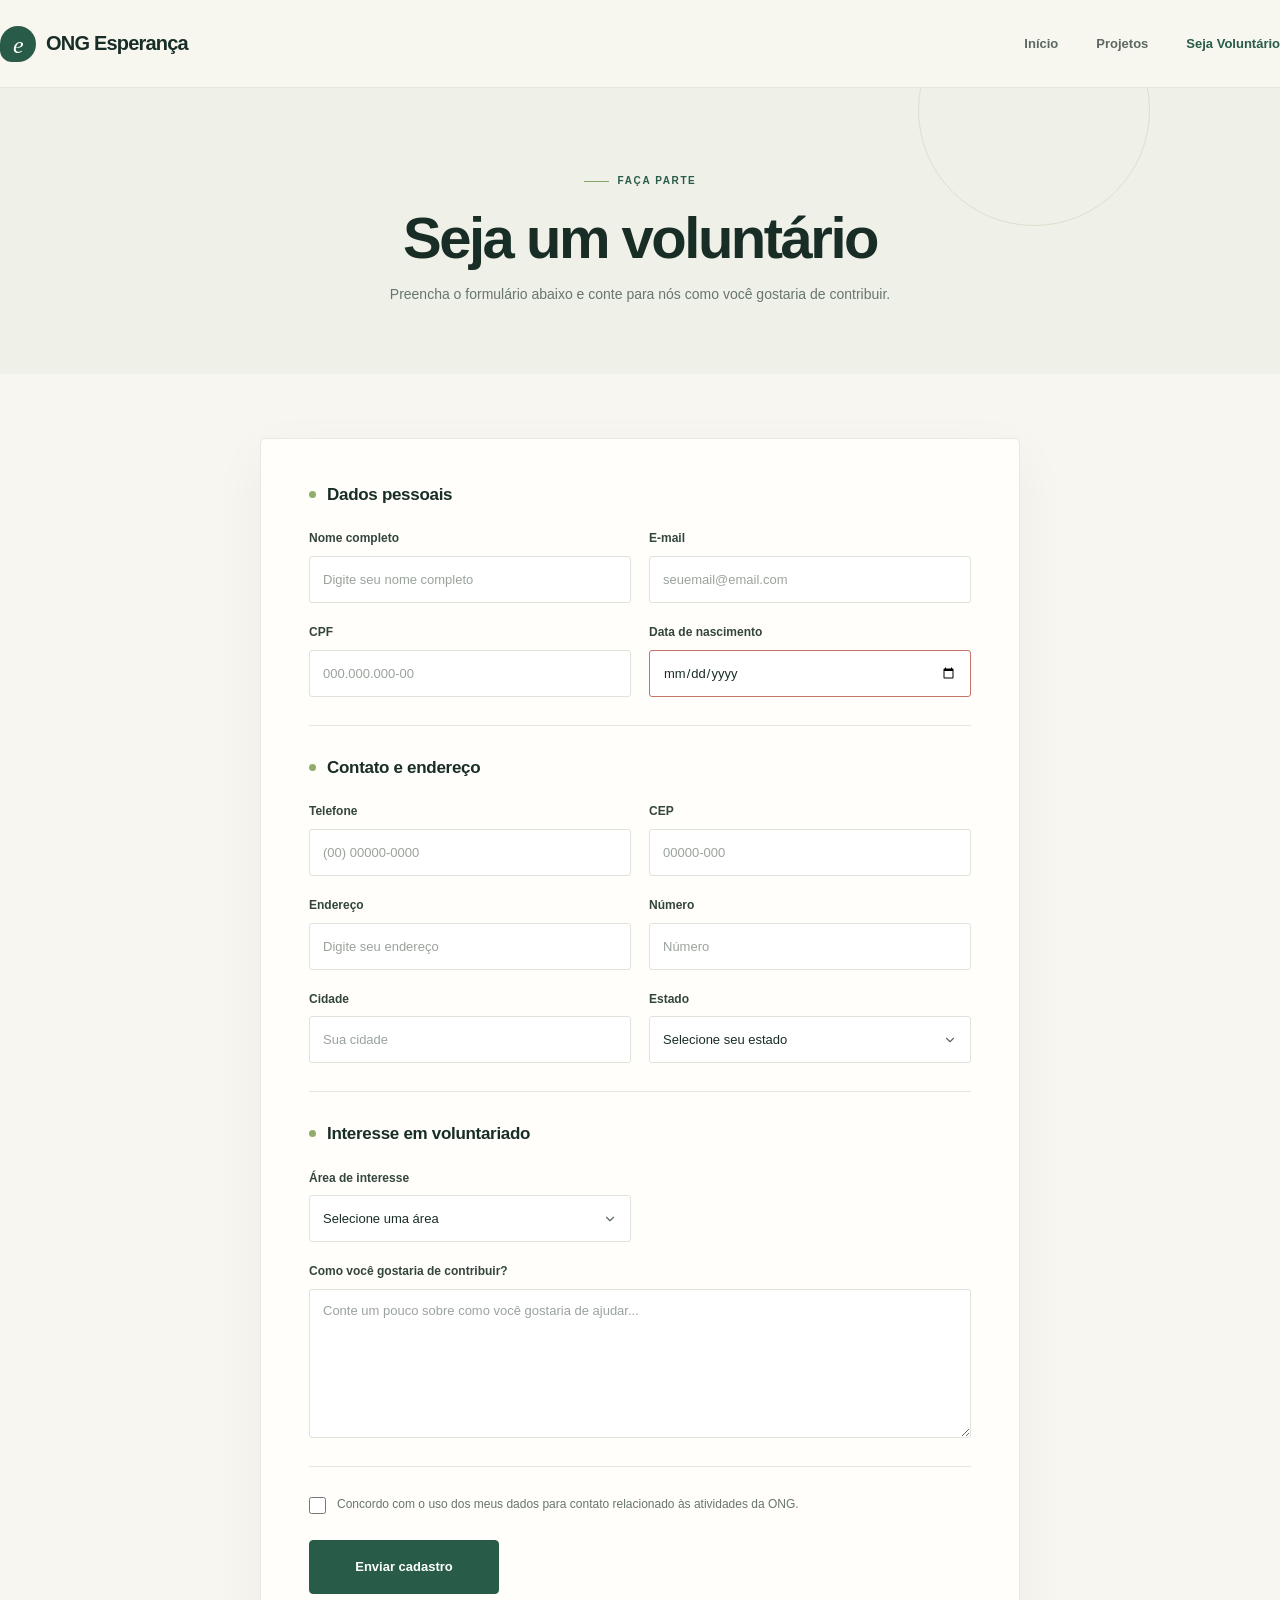
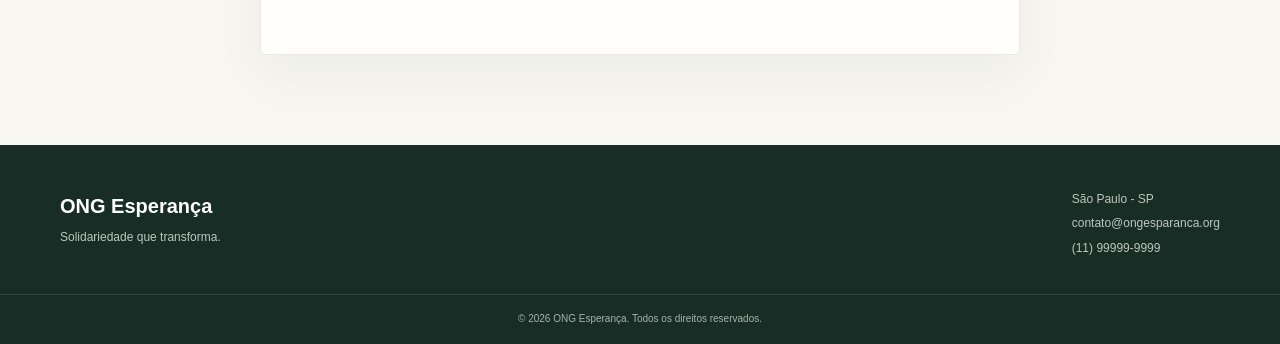
<file: cadastro.html>
<!DOCTYPE html>
<html lang="pt-BR">

<head>

    <meta charset="UTF-8">
    <meta name="viewport" content="width=device-width, initial-scale=1.0">

    <meta
        name="description"
        content="Cadastre-se para ser voluntário da ONG Esperança."
    >

    <title>ONG Esperança | Seja Voluntário</title>

    <link rel="stylesheet" href="css/style.css">
    <link rel="stylesheet" href="css/cadastro.css">

</head>

<body>

    <header class="site-header">

        <nav class="navbar">

            <div class="logo">
                <a href="index.html">ONG Esperança</a>
            </div>

            <ul class="nav-links">

                <li>
                    <a href="index.html">Início</a>
                </li>

                <li>
                    <a href="projetos.html">Projetos</a>
                </li>

                <li>
                    <a href="cadastro.html">Seja Voluntário</a>
                </li>

            </ul>

        </nav>

    </header>

    <main>

        <section class="page-header">

            <span class="section-label">
                Faça parte
            </span>

            <h1>
                Seja um voluntário
            </h1>

            <p>
                Preencha o formulário abaixo e conte para nós
                como você gostaria de contribuir.
            </p>

        </section>

        <section class="form-section">

            <form id="volunteer-form">

                <fieldset>

                    <legend>Dados pessoais</legend>

                    <div class="form-group">

                        <label for="name">
                            Nome completo
                        </label>

                        <input
                            type="text"
                            id="name"
                            name="name"
                            placeholder="Digite seu nome completo"
                            minlength="3"
                            maxlength="100"
                            required
                        >

                    </div>

                    <div class="form-group">

                        <label for="email">
                            E-mail
                        </label>

                        <input
                            type="email"
                            id="email"
                            name="email"
                            placeholder="seuemail@email.com"
                            required
                        >

                    </div>

                    <div class="form-group">

                        <label for="cpf">
                            CPF
                        </label>

                        <input
                            type="text"
                            id="cpf"
                            name="cpf"
                            placeholder="000.000.000-00"
                            maxlength="14"
                            inputmode="numeric"
                            pattern="[0-9]{3}\.[0-9]{3}\.[0-9]{3}-[0-9]{2}"
                            title="Digite o CPF no formato 000.000.000-00"
                            required
                        >

                    </div>

                    <div class="form-group">

                        <label for="birth-date">
                            Data de nascimento
                        </label>

                        <input
                            type="date"
                            id="birth-date"
                            name="birth-date"
                            required
                        >

                    </div>

                </fieldset>

                <fieldset>

                    <legend>Contato e endereço</legend>

                    <div class="form-group">

                        <label for="phone">
                            Telefone
                        </label>

                        <input
                            type="tel"
                            id="phone"
                            name="phone"
                            placeholder="(00) 00000-0000"
                            maxlength="15"
                            inputmode="numeric"
                            pattern="\([0-9]{2}\) [0-9]{5}-[0-9]{4}"
                            title="Digite o telefone no formato (00) 00000-0000"
                            required
                        >

                    </div>

                    <div class="form-group">

                        <label for="cep">
                            CEP
                        </label>

                        <input
                            type="text"
                            id="cep"
                            name="cep"
                            placeholder="00000-000"
                            maxlength="9"
                            inputmode="numeric"
                            pattern="[0-9]{5}-[0-9]{3}"
                            title="Digite o CEP no formato 00000-000"
                            required
                        >

                    </div>

                    <div class="form-group">

                        <label for="address">
                            Endereço
                        </label>

                        <input
                            type="text"
                            id="address"
                            name="address"
                            placeholder="Digite seu endereço"
                            required
                        >

                    </div>

                    <div class="form-group">

                        <label for="number">
                            Número
                        </label>

                        <input
                            type="text"
                            id="number"
                            name="number"
                            placeholder="Número"
                            required
                        >

                    </div>

                    <div class="form-group">

                        <label for="city">
                            Cidade
                        </label>

                        <input
                            type="text"
                            id="city"
                            name="city"
                            placeholder="Sua cidade"
                            required
                        >

                    </div>

                    <div class="form-group">

                        <label for="state">
                            Estado
                        </label>

                        <select id="state" name="state" required>

                            <option value="">
                                Selecione seu estado
                            </option>

                            <option value="SP">
                                São Paulo
                            </option>

                            <option value="RJ">
                                Rio de Janeiro
                            </option>

                            <option value="MG">
                                Minas Gerais
                            </option>

                            <option value="PR">
                                Paraná
                            </option>

                            <option value="SC">
                                Santa Catarina
                            </option>

                            <option value="RS">
                                Rio Grande do Sul
                            </option>

                        </select>

                    </div>

                </fieldset>

                <fieldset>

                    <legend>Interesse em voluntariado</legend>

                    <div class="form-group">

                        <label for="interest">
                            Área de interesse
                        </label>

                        <select id="interest" name="interest" required>

                            <option value="">
                                Selecione uma área
                            </option>

                            <option value="education">
                                Educação
                            </option>

                            <option value="food">
                                Distribuição de alimentos
                            </option>

                            <option value="families">
                                Apoio às famílias
                            </option>

                            <option value="environment">
                                Meio ambiente
                            </option>

                            <option value="other">
                                Outra área
                            </option>

                        </select>

                    </div>

                    <div class="form-group">

                        <label for="message">
                            Como você gostaria de contribuir?
                        </label>

                        <textarea
                            id="message"
                            name="message"
                            rows="6"
                            minlength="10"
                            maxlength="500"
                            placeholder="Conte um pouco sobre como você gostaria de ajudar..."
                            required
                        ></textarea>

                    </div>

                </fieldset>

                <div class="form-checkbox">

                    <input
                        type="checkbox"
                        id="terms"
                        name="terms"
                        required
                    >

                    <label for="terms">
                        Concordo com o uso dos meus dados para contato
                        relacionado às atividades da ONG.
                    </label>

                </div>

                <button type="submit" class="button">
                    Enviar cadastro
                </button>

                <p id="form-message"></p>

            </form>

        </section>

    </main>

    <footer class="site-footer">

        <div class="footer-content">

            <div>
                <h2>ONG Esperança</h2>

                <p>
                    Solidariedade que transforma.
                </p>
            </div>

            <address>
                <p>São Paulo - SP</p>
                <p>contato@ongesparanca.org</p>
                <p>(11) 99999-9999</p>
            </address>

        </div>

        <p class="copyright">
            &copy; 2026 ONG Esperança. Todos os direitos reservados.
        </p>

    </footer>

    <script src="js/script.js"></script>

</body>

</html>
</file>
<file: css/style.css>
/* =========================================================
   VARIÁVEIS
   ========================================================= */

:root {
    --ink: #192d27;
    --green: #285b48;
    --green-dark: #1e4939;
    --lime: #d8ed9b;
    --cream: #f7f6f0;
    --paper: #fffefa;
    --muted: #68766e;
    --line: #e6e8df;

    --serif: Georgia, "Times New Roman", serif;
    --sans: "DM Sans", Arial, sans-serif;
    --display: "Manrope", "DM Sans", sans-serif;
}


/* =========================================================
   RESET E CONFIGURAÇÕES GERAIS
   ========================================================= */

* {
    box-sizing: border-box;
}

html {
    scroll-behavior: smooth;
}

body {
    margin: 0;
    background: var(--cream);
    color: var(--ink);
    font-family: var(--sans);
    font-size: 16px;
    line-height: 1.65;
    -webkit-font-smoothing: antialiased;
}

img {
    display: block;
    width: 100%;
    height: 100%;
    object-fit: cover;
}

a {
    color: inherit;
    text-decoration: none;
}


/* =========================================================
   CONTAINER
   ========================================================= */

.container {
    width: min(1160px, calc(100% - 64px));
    margin-inline: auto;
}


/* =========================================================
   ACESSIBILIDADE
   ========================================================= */

.skip-link {
    position: absolute;
    top: 8px;
    left: -9999px;
    z-index: 20;

    padding: 10px 16px;

    background: #fff;
}

.skip-link:focus {
    left: 8px;
}


/* =========================================================
   HEADER
   ========================================================= */

.site-header {
    height: 88px;

    border-bottom: 1px solid rgba(25, 45, 39, 0.08);

    background: rgba(247, 246, 240, 0.96);
}

.navbar {
    height: 100%;

    display: flex;
    align-items: center;
    justify-content: space-between;
}


/* =========================================================
   MARCA / LOGO
   ========================================================= */

.brand {
    display: flex;
    align-items: center;
    gap: 10px;

    font-family: var(--display);
    font-size: 21px;
    font-weight: 800;
    letter-spacing: -1px;
    line-height: 1;
}

.brand-mark {
    width: 38px;
    height: 38px;

    display: grid;
    place-items: center;

    border-radius: 50% 50% 50% 12px;

    background: var(--green);
    color: #fff;

    font-family: var(--serif);
    font-size: 26px;
    font-style: italic;
    font-weight: 400;
}

.brand small {
    display: block;

    margin-top: 5px;

    color: var(--muted);

    font-family: var(--sans);
    font-size: 9px;
    font-weight: 600;
    letter-spacing: 1.2px;
    text-transform: uppercase;
}

.brand-dot {
    color: #8bb757;
}


/* =========================================================
   NAVEGAÇÃO
   ========================================================= */

.nav-links {
    display: flex;
    align-items: center;
    gap: 38px;

    margin: 0;
    padding: 0;

    list-style: none;
}

.nav-links a {
    color: #5c6962;

    font-size: 13px;
    font-weight: 600;

    transition: color 0.2s;
}

.nav-links a:hover,
.nav-links a.active {
    color: var(--green);
}


/* =========================================================
   BOTÕES
   ========================================================= */

.button {
    display: inline-flex;
    align-items: center;
    justify-content: center;
    gap: 20px;

    min-height: 54px;
    padding: 0 23px;

    border: 1px solid var(--green);
    border-radius: 4px;

    background: var(--green);
    color: #fff;

    font-size: 13px;
    font-weight: 700;

    transition:
        background 0.2s,
        transform 0.2s;
}

.button:hover {
    background: var(--green-dark);
    transform: translateY(-2px);
}

.button span {
    font-size: 18px;
    line-height: 1;
}

.button-small {
    min-height: 43px;
    padding-inline: 17px;

    gap: 13px;

    font-size: 12px;
}


/* =========================================================
   HERO
   ========================================================= */

.hero {
    display: grid;
    grid-template-columns: 0.94fr 1.06fr;
    gap: 72px;
    align-items: center;

    padding-top: 66px;
    padding-bottom: 82px;
}

.hero-copy {
    padding: 20px 0 0 25px;
}


/* =========================================================
   EYEBROW
   ========================================================= */

.eyebrow {
    display: flex;
    align-items: center;
    gap: 10px;

    color: var(--green);

    font-size: 10px;
    font-weight: 700;
    letter-spacing: 1.6px;
    text-transform: uppercase;
}

.eyebrow-line {
    display: inline-block;

    width: 27px;
    height: 1px;

    background: #87a568;
}


/* =========================================================
   TÍTULOS
   ========================================================= */

.hero h1,
.about h2,
.mission h2,
.join h2 {
    margin: 24px 0 18px;

    font-family: var(--display);
    font-weight: 500;
    letter-spacing: -2.8px;
    line-height: 1.08;
}

.hero h1 {
    max-width: 510px;

    font-size: clamp(48px, 5.1vw, 70px);
}

h1 em,
h2 em {
    color: var(--green);

    font-family: var(--serif);
    font-weight: 400;
    letter-spacing: -2px;
}


/* =========================================================
   TEXTOS DO HERO
   ========================================================= */

.hero-copy > p,
.about-copy > p,
.join-copy > p {
    max-width: 470px;

    color: #68756e;

    font-size: 15px;
    line-height: 1.8;
}


/* =========================================================
   AÇÕES DO HERO
   ========================================================= */

.hero-actions {
    display: flex;
    align-items: center;
    gap: 27px;

    margin-top: 31px;
}

.text-link {
    display: inline-flex;
    align-items: center;
    gap: 10px;

    color: var(--green);

    font-size: 12px;
    font-weight: 700;
}

.text-link span {
    font-size: 18px;
}


/* =========================================================
   AVISO / DESTAQUE DO HERO
   ========================================================= */

.hero-note {
    display: flex;
    align-items: center;
    gap: 12px;

    margin-top: 43px;

    color: #778078;

    font-size: 11px;
    line-height: 1.5;
}

.hero-note strong {
    color: var(--ink);
    font-weight: 700;
}

.note-icon {
    width: 33px;
    height: 33px;

    display: grid;
    place-items: center;

    border-radius: 50%;

    background: #e8eddb;
    color: var(--green);

    font-size: 14px;
}


/* =========================================================
   IMAGEM DO HERO
   ========================================================= */

.hero-visual {
    position: relative;

    height: 500px;

    padding: 0 0 24px 24px;
}

.hero-visual::before {
    position: absolute;
    left: 0;
    bottom: 0;

    width: 68%;
    height: 63%;

    background: #dfe8cf;

    content: "";
}

.hero-visual img {
    position: relative;
    z-index: 1;

    border-radius: 2px 2px 2px 75px;
}


/* =========================================================
   LEGENDA DA IMAGEM
   ========================================================= */

.image-caption {
    position: absolute;
    right: 0;
    bottom: 0;
    z-index: 2;

    display: flex;
    align-items: center;
    gap: 9px;

    padding: 14px 18px;

    background: var(--paper);

    font-size: 10px;
    font-weight: 600;

    box-shadow: 0 6px 24px #14261a12;
}

.caption-dot {
    width: 7px;
    height: 7px;

    border-radius: 50%;

    background: #8db45c;
}

.hero-deco {
    position: absolute;
    top: -25px;
    right: -14px;
    z-index: 2;

    color: #8ba86c;

    font-size: 54px;
    font-weight: 200;
}


/* =========================================================
   ÁREAS DE ATUAÇÃO
   ========================================================= */

.impact-strip {
    background: #eff0e8;

    border-block: 1px solid #e7e8df;
}

.impact-inner {
    display: grid;
    grid-template-columns: 1.7fr repeat(3, 1fr);
    align-items: center;

    min-height: 119px;
}

.impact-inner > p {
    margin: 0;

    color: #738077;

    font-size: 12px;
    line-height: 1.55;
}

.impact-inner > p strong {
    color: var(--ink);

    font-size: 14px;
}

.impact-item {
    display: flex;
    align-items: center;
    gap: 16px;

    padding-left: 26px;

    border-left: 1px solid #d9ddd2;
}

.impact-item span {
    color: #89a36b;

    font-family: var(--serif);
    font-size: 15px;
    font-style: italic;
}

.impact-item strong {
    font-family: var(--display);
    font-size: 14px;
    font-weight: 600;
}


/* =========================================================
   SEÇÕES
   ========================================================= */

.section {
    padding-top: 110px;
    padding-bottom: 110px;
}


/* =========================================================
   SOBRE NÓS
   ========================================================= */

.about {
    display: grid;
    grid-template-columns: 1fr 1fr;
    gap: 100px;
    align-items: center;
}

.about-image {
    position: relative;

    height: 440px;

    padding: 0 20px 20px 0;
}

.about-image::after {
    position: absolute;
    right: 0;
    bottom: 0;
    z-index: -1;

    width: 73%;
    height: 70%;

    background: #e5eadb;

    content: "";
}

.about-image img {
    border-radius: 3px 65px 3px 3px;
}

.image-tag {
    position: absolute;
    left: -18px;
    bottom: 3px;

    padding: 14px 20px;

    background: var(--green);
    color: #fff;

    font-size: 10px;
    font-weight: 600;
    letter-spacing: 0.3px;
}

.about-copy {
    padding-right: 15px;
}

.about h2,
.join h2 {
    font-size: clamp(38px, 4vw, 52px);
}

.about-copy > p {
    font-size: 14px;
}

.dark-link {
    margin-top: 14px;
}


/* =========================================================
   MISSÃO
   ========================================================= */

.mission {
    position: relative;

    overflow: hidden;

    background: var(--green);
    color: white;
}

.mission-inner {
    position: relative;

    display: grid;
    grid-template-columns: 1.2fr 0.8fr;
    gap: 80px;
    align-items: center;

    min-height: 260px;
}

.eyebrow-light {
    color: #d4e8b2;
}

.eyebrow-light .eyebrow-line {
    background: #c7df9a;
}

.mission h2 {
    margin: 21px 0 0;

    font-size: clamp(40px, 4.5vw, 58px);
}

.mission h2 em {
    color: var(--lime);
}

.mission-inner > p {
    max-width: 410px;

    margin: 20px 0 0;

    color: #e1e9e2;

    font-size: 14px;
    line-height: 1.9;
}

.mission-spark {
    position: absolute;
    right: -10px;
    top: -53px;

    color: #ffffff0c;

    font-size: 230px;
    line-height: 1;
}


/* =========================================================
   FAÇA PARTE
   ========================================================= */

.join {
    padding-top: 96px;
    padding-bottom: 96px;
}

.join-card {
    display: grid;
    grid-template-columns: 1fr 0.92fr;

    min-height: 410px;

    overflow: hidden;

    background: #e9eddf;
}

.join-copy {
    align-self: center;

    padding: 56px 66px;
}

.join h2 {
    margin-top: 20px;

    font-size: clamp(39px, 4vw, 53px);
}

.join-copy > p {
    margin-bottom: 27px;

    font-size: 14px;
}

.join-card > img {
    min-height: 410px;

    object-position: center 43%;
}

.button-light {
    border-color: var(--green);
    background: var(--green);
}


/* =========================================================
   FOOTER
   ========================================================= */

.site-footer {
    background: #182d26;
    color: #f5f5ed;
}

.footer-main {
    display: grid;
    grid-template-columns: 1fr 1fr 1fr;
    align-items: start;

    padding-top: 54px;
    padding-bottom: 45px;
}

.brand-footer {
    color: white;
}

.brand-footer .brand-mark {
    background: #d8ed9b;
    color: var(--green);
}

.brand-footer small {
    color: #a7b3aa;
}

.footer-message {
    margin: 0;

    color: #e5eadf;

    font-family: var(--serif);
    font-size: 25px;
    line-height: 1.3;
}

.footer-main address {
    display: flex;
    flex-direction: column;
    gap: 6px;

    color: #bdc8bf;

    font-size: 12px;
    font-style: normal;
}

.footer-main address strong {
    margin-bottom: 5px;

    color: #f4f4ed;

    font-size: 13px;
}

.footer-main address a:hover {
    color: var(--lime);
}


/* =========================================================
   RODAPÉ INFERIOR
   ========================================================= */

.footer-bottom {
    display: flex;
    justify-content: space-between;
    gap: 20px;

    padding-top: 17px;
    padding-bottom: 19px;

    border-top: 1px solid #ffffff20;

    color: #a8b4aa;

    font-size: 10px;
}

.heart {
    color: #b6d77f;
}


/* =========================================================
   RESPONSIVIDADE — TABLET
   ========================================================= */

@media (max-width: 900px) {

    .container {
        width: min(100% - 42px, 700px);
    }


    /* Hero */

    .hero {
        grid-template-columns: 1fr 1fr;
        gap: 36px;

        padding-top: 55px;
    }

    .hero-copy {
        padding-left: 0;
    }

    .hero-visual {
        height: 420px;
    }

    .hero h1 {
        font-size: clamp(43px, 6vw, 59px);
    }


    /* Sobre */

    .about {
        gap: 50px;
    }

    .about-image {
        height: 380px;
    }


    /* Impacto */

    .impact-inner {
        grid-template-columns: 1.4fr repeat(3, 1fr);
    }

    .impact-item {
        gap: 9px;
        padding-left: 14px;
    }


    /* Missão */

    .mission-inner {
        gap: 35px;
    }


    /* Faça parte */

    .join-copy {
        padding: 42px;
    }
}


/* =========================================================
   RESPONSIVIDADE — CELULAR
   ========================================================= */

@media (max-width: 640px) {

    .container {
        width: calc(100% - 40px);
    }


    /* Header */

    .site-header {
        height: 72px;
    }

    .brand {
        font-size: 18px;
    }

    .brand-mark {
        width: 34px;
        height: 34px;

        font-size: 23px;
    }

    .nav-links {
        display: none;
    }

    .button-small {
        min-height: 40px;

        padding-inline: 12px;

        font-size: 10px;
    }


    /* Hero */

    .hero {
        grid-template-columns: 1fr;
        gap: 38px;

        padding-top: 44px;
        padding-bottom: 52px;
    }

    .hero-copy {
        padding-top: 0;
    }

    .hero h1 {
        max-width: 440px;

        margin-top: 19px;

        font-size: clamp(46px, 12vw, 62px);
        letter-spacing: -2.2px;
    }

    .hero-copy > p {
        font-size: 14px;
    }

    .hero-actions {
        gap: 18px;
    }

    .hero-note {
        margin-top: 29px;
    }

    .hero-visual {
        height: 360px;

        margin-right: 9px;

        padding-left: 16px;
    }

    .image-caption {
        padding: 12px;

        font-size: 9px;
    }

    .hero-deco {
        right: -18px;
    }


    /* Áreas de atuação */

    .impact-inner {
        grid-template-columns: 1fr 1fr;
        gap: 18px;

        padding-top: 23px;
        padding-bottom: 23px;
    }

    .impact-inner > p {
        grid-column: 1 / -1;

        margin-bottom: 4px;
    }

    .impact-item {
        padding-left: 0;

        border-left: 0;
    }

    .impact-item strong {
        font-size: 12px;
    }


    /* Seções */

    .section {
        padding-top: 70px;
        padding-bottom: 70px;
    }


    /* Sobre */

    .about {
        grid-template-columns: 1fr;
        gap: 38px;
    }

    .about-image {
        height: 340px;

        margin-left: 10px;
    }

    .about-copy {
        padding-right: 0;
    }

    .about h2,
    .join h2 {
        font-size: 43px;
        letter-spacing: -2px;
    }


    /* Missão */

    .mission-inner {
        grid-template-columns: 1fr;
        gap: 18px;

        padding-top: 66px;
        padding-bottom: 66px;
    }

    .mission h2 {
        font-size: 44px;
    }

    .mission-inner > p {
        margin-top: 0;
    }

    .mission-spark {
        right: -33px;
        top: -20px;

        font-size: 150px;
    }


    /* Faça parte */

    .join {
        padding-top: 60px;
        padding-bottom: 65px;
    }

    .join-card {
        grid-template-columns: 1fr;
    }

    .join-copy {
        padding: 42px 28px;
    }

    .join-card > img {
        min-height: 260px;
        height: 260px;
    }


    /* Footer */

    .footer-main {
        grid-template-columns: 1fr 1fr;
        gap: 30px 15px;

        padding-top: 42px;
        padding-bottom: 35px;
    }

    .footer-message {
        font-size: 22px;
    }

    .footer-main address {
        grid-column: 1 / -1;
    }

    .footer-bottom {
        flex-direction: column;
        gap: 8px;

        font-size: 9px;
    }
}


/* =========================================================
   ACESSIBILIDADE — REDUÇÃO DE MOVIMENTO
   ========================================================= */

@media (prefers-reduced-motion: reduce) {

    html {
        scroll-behavior: auto;
    }

    *,
    *::before,
    *::after {
        transition: none !important;
    }
}
</file>
<file: css/cadastro.css>
/* =========================================================
   ACESSIBILIDADE — REDUÇÃO DE MOVIMENTO
   ========================================================= */

@media (prefers-reduced-motion: reduce) {

    html {
        scroll-behavior: auto;
    }

    *,
    *::before,
    *:after {
        transition: none !important;
    }
}


/* =========================================================
   PÁGINA DE CADASTRO DE VOLUNTÁRIOS
   ========================================================= */


/* =========================================================
   HEADER / LOGO
   ========================================================= */

.site-header .logo a {
    display: inline-flex;
    align-items: center;

    color: var(--ink);

    font-family: var(--display);
    font-size: 20px;
    font-weight: 800;
    letter-spacing: -0.8px;
}

.site-header .logo a::before {
    display: grid;
    place-items: center;

    width: 36px;
    height: 36px;
    margin-right: 10px;

    border-radius: 50% 50% 50% 12px;

    background: var(--green);
    color: white;

    content: "e";

    font-family: var(--serif);
    font-size: 24px;
    font-style: italic;
    font-weight: 400;
}

.site-header .nav-links a[href="cadastro.html"] {
    color: var(--green);
}


/* =========================================================
   CABEÇALHO DA PÁGINA
   ========================================================= */

.page-header {
    position: relative;

    overflow: hidden;

    padding: 76px 24px 67px;

    background: #eff0e8;

    text-align: center;
}

.page-header::after {
    position: absolute;
    top: -94px;
    right: calc(50% - 510px);

    width: 230px;
    height: 230px;

    border: 1px solid #d9e1cd;
    border-radius: 50%;

    content: "";
}


/* =========================================================
   LABEL DO CABEÇALHO
   ========================================================= */

.page-header .section-label {
    display: inline-flex;
    align-items: center;
    gap: 9px;

    color: var(--green);

    font-size: 10px;
    font-weight: 700;
    letter-spacing: 1.6px;
    text-transform: uppercase;
}

.page-header .section-label::before {
    width: 25px;
    height: 1px;

    background: #87a568;

    content: "";
}


/* =========================================================
   TÍTULO DO CABEÇALHO
   ========================================================= */

.page-header h1 {
    margin: 16px 0 12px;

    font-family: var(--display);
    font-size: clamp(42px, 5vw, 58px);
    font-weight: 600;
    letter-spacing: -2.5px;
    line-height: 1.1;
}

.page-header p {
    max-width: 520px;

    margin: 0 auto;

    color: var(--muted);

    font-size: 14px;
    line-height: 1.8;
}


/* =========================================================
   SEÇÃO DO FORMULÁRIO
   ========================================================= */

.form-section {
    padding: 64px 24px 90px;
}


/* =========================================================
   FORMULÁRIO
   ========================================================= */

.form-section form {
    width: min(760px, 100%);

    margin: 0 auto;
    padding: 42px 48px 46px;

    border: 1px solid #e8e9e1;
    border-radius: 5px;

    background: var(--paper);

    box-shadow: 0 18px 55px #1b30230c;
}


/* =========================================================
   FIELDSETS
   ========================================================= */

.form-section fieldset {
    display: grid;
    grid-template-columns: 1fr 1fr;
    gap: 20px 18px;

    min-width: 0;

    margin: 0 0 28px;
    padding: 0 0 28px;

    border: 0;
    border-bottom: 1px solid var(--line);
}


/* =========================================================
   LEGEND
   ========================================================= */

.form-section legend {
    grid-column: 1 / -1;

    width: 100%;

    margin-bottom: 20px;
    padding: 0;

    color: var(--ink);

    font-family: var(--display);
    font-size: 17px;
    font-weight: 700;
    letter-spacing: -0.3px;
}

.form-section legend::before {
    display: inline-block;

    width: 7px;
    height: 7px;
    margin: 0 11px 2px 0;

    border-radius: 50%;

    background: #91ad6b;

    content: "";
}


/* =========================================================
   GRUPOS DO FORMULÁRIO
   ========================================================= */

.form-group {
    display: flex;
    flex-direction: column;
    gap: 7px;

    min-width: 0;
}

.form-group label {
    color: #34453d;

    font-size: 12px;
    font-weight: 700;
}


/* =========================================================
   INPUTS, SELECT E TEXTAREA
   ========================================================= */

.form-group input,
.form-group select,
.form-group textarea {
    width: 100%;
    min-height: 47px;

    padding: 11px 13px;

    border: 1px solid #dfe3d9;
    border-radius: 3px;
    outline: none;

    background: #fff;
    color: var(--ink);

    font: 400 13px var(--sans);

    transition:
        border-color 0.2s,
        box-shadow 0.2s;
}


/* =========================================================
   TEXTAREA
   ========================================================= */

.form-group textarea {
    min-height: 136px;

    resize: vertical;

    line-height: 1.6;
}


/* =========================================================
   PLACEHOLDER
   ========================================================= */

.form-group input::placeholder,
.form-group textarea::placeholder {
    color: #9aa39b;
}


/* =========================================================
   ESTADO DE FOCO
   ========================================================= */

.form-group input:focus,
.form-group select:focus,
.form-group textarea:focus {
    border-color: #729675;

    box-shadow: 0 0 0 3px #285b4815;
}


/* =========================================================
   VALIDAÇÃO
   ========================================================= */

.form-group input:invalid:not(:placeholder-shown) {
    border-color: #c67468;
}


/* =========================================================
   SELECT
   ========================================================= */

.form-group select {
    appearance: none;

    background-image: url("data:image/svg+xml,%3Csvg xmlns='http://www.w3.org/2000/svg' width='14' height='14' viewBox='0 0 24 24' fill='none' stroke='%235c6962' stroke-width='2' stroke-linecap='round' stroke-linejoin='round'%3E%3Cpath d='m6 9 6 6 6-6'/%3E%3C/svg%3E");

    background-repeat: no-repeat;
    background-position: right 13px center;

    padding-right: 38px;
}


/* =========================================================
   AJUSTE DO TERCEIRO FIELDSET
   ========================================================= */

.form-section fieldset:nth-of-type(3) .form-group:last-child {
    grid-column: 1 / -1;
}


/* =========================================================
   CHECKBOX
   ========================================================= */

.form-checkbox {
    display: flex;
    align-items: flex-start;
    gap: 11px;

    margin: 1px 0 25px;
}

.form-checkbox input {
    width: 17px;
    height: 17px;

    margin: 2px 0 0;

    accent-color: var(--green);

    flex: 0 0 auto;
}

.form-checkbox label {
    max-width: 580px;

    color: #68756e;

    font-size: 12px;
    line-height: 1.65;
}


/* =========================================================
   BOTÃO DO FORMULÁRIO
   ========================================================= */

.form-section form > .button {
    min-width: 190px;

    cursor: pointer;

    font-family: var(--sans);
}


/* =========================================================
   MENSAGEM DO FORMULÁRIO
   ========================================================= */

#form-message {
    margin: 14px 0 0;

    color: var(--green);

    font-size: 13px;
}


/* =========================================================
   FOOTER
   ========================================================= */

.site-footer .footer-content {
    display: flex;
    align-items: flex-start;
    justify-content: space-between;
    gap: 30px;

    width: min(1160px, calc(100% - 64px));

    margin: 0 auto;
    padding: 45px 0 35px;
}


/* =========================================================
   TÍTULO DO FOOTER
   ========================================================= */

.site-footer .footer-content h2 {
    margin: 0 0 5px;

    color: #fff;

    font-family: var(--display);
    font-size: 20px;
}


/* =========================================================
   TEXTO DO FOOTER
   ========================================================= */

.site-footer .footer-content p {
    margin: 0;

    color: #bdc8bf;

    font-size: 12px;
}


/* =========================================================
   CONTATO DO FOOTER
   ========================================================= */

.site-footer .footer-content address {
    display: flex;
    flex-direction: column;
    gap: 5px;

    color: #bdc8bf;

    font-size: 12px;
    font-style: normal;
}


/* =========================================================
   COPYRIGHT
   ========================================================= */

.site-footer .copyright {
    margin: 0;
    padding: 16px 24px;

    border-top: 1px solid #ffffff20;

    color: #a8b4aa;

    text-align: center;

    font-size: 10px;
}


/* =========================================================
   RESPONSIVIDADE — CELULAR
   ========================================================= */

@media (max-width: 640px) {

    /* Cabeçalho */

    .page-header {
        padding: 57px 20px 49px;
    }

    .page-header h1 {
        font-size: 44px;
    }


    /* Formulário */

    .form-section {
        padding: 38px 16px 62px;
    }

    .form-section form {
        padding: 29px 21px 31px;
    }

    .form-section fieldset {
        grid-template-columns: 1fr;
        gap: 16px;

        margin-bottom: 24px;
        padding-bottom: 24px;
    }

    .form-section legend {
        margin-bottom: 17px;
    }

    .form-section fieldset:nth-of-type(3) .form-group:last-child {
        grid-column: auto;
    }

    .form-section form > .button {
        width: 100%;
    }


    /* Footer */

    .site-footer .footer-content {
        width: calc(100% - 40px);

        flex-direction: column;
        gap: 22px;

        padding: 37px 0 29px;
    }

    .site-footer .copyright {
        line-height: 1.7;
    }
}
</file>
